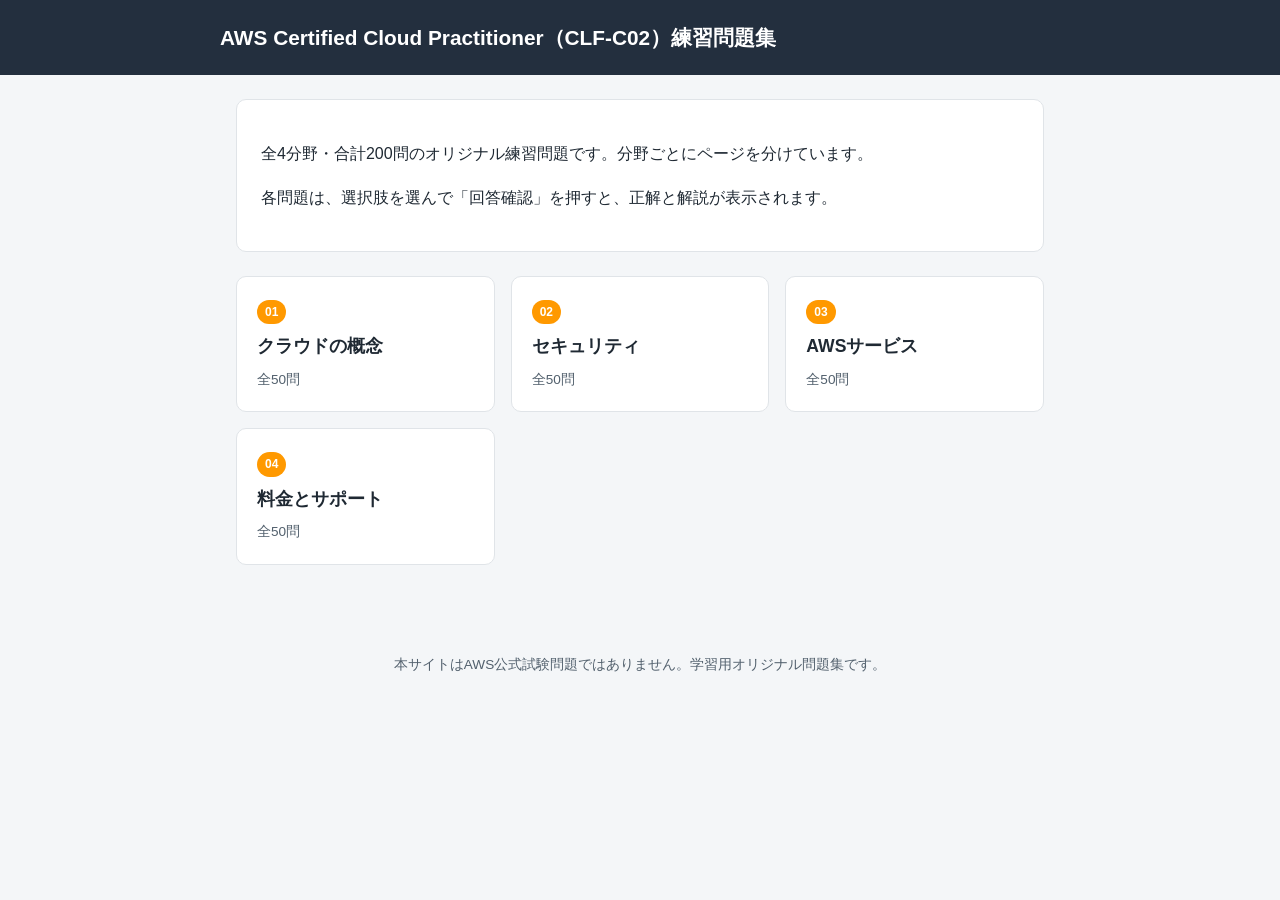
<file: publish/index.html>
<!DOCTYPE html>
<html lang="ja">
<head>
<meta charset="UTF-8">
<meta name="viewport" content="width=device-width, initial-scale=1.0">
<title>AWS CLF-C02 練習問題集</title>
<link rel="stylesheet" href="assets/css/style.css">
</head>
<body>

<header class="site-header">
  <div class="header-inner">
    <h1>AWS Certified Cloud Practitioner（CLF-C02）練習問題集</h1>
  </div>
</header>

<main>
  <div class="intro-card">
    <p>全4分野・合計200問のオリジナル練習問題です。分野ごとにページを分けています。</p>
    <p>各問題は、選択肢を選んで「回答確認」を押すと、正解と解説が表示されます。</p>
  </div>

  <div class="section-grid">
    <a class="section-card" href="page01.html">
      <span class="section-no">01</span>
      <h2>クラウドの概念</h2>
      <p>全50問</p>
    </a>

    <a class="section-card" href="page02.html">
      <span class="section-no">02</span>
      <h2>セキュリティ</h2>
      <p>全50問</p>
    </a>

    <a class="section-card" href="page03.html">
      <span class="section-no">03</span>
      <h2>AWSサービス</h2>
      <p>全50問</p>
    </a>

    <a class="section-card" href="page04.html">
      <span class="section-no">04</span>
      <h2>料金とサポート</h2>
      <p>全50問</p>
    </a>
  </div>
</main>

<footer class="site-footer">
  本サイトはAWS公式試験問題ではありません。学習用オリジナル問題集です。
</footer>

</body>
</html>
</file>
<file: publish/assets/css/style.css>
:root {
  --color-bg: #f4f6f8;
  --color-surface: #ffffff;
  --color-border: #e0e4e8;
  --color-text: #1f2933;
  --color-text-sub: #52606d;
  --color-primary: #ff9900;
  --color-primary-dark: #cc7a00;
  --color-correct: #1b8a3f;
  --color-correct-bg: #e6f7ec;
  --color-incorrect: #d0342c;
  --color-incorrect-bg: #fdecea;
  --radius: 10px;
  --max-width: 840px;
}

* {
  box-sizing: border-box;
}

body {
  margin: 0;
  font-family: "Hiragino Kaku Gothic ProN", "Yu Gothic", "Meiryo", sans-serif;
  background: var(--color-bg);
  color: var(--color-text);
  line-height: 1.7;
}

a {
  color: var(--color-primary-dark);
  text-decoration: none;
}
a:hover {
  text-decoration: underline;
}

header.site-header {
  background: #232f3e;
  color: #fff;
  padding: 20px 16px;
}

header.site-header .header-inner {
  max-width: var(--max-width);
  margin: 0 auto;
  display: flex;
  justify-content: space-between;
  align-items: center;
  gap: 12px;
  flex-wrap: wrap;
}

header.site-header h1 {
  font-size: 1.3rem;
  margin: 0;
}

header.site-header .breadcrumb {
  font-size: 0.85rem;
  color: #d5d9de;
}

header.site-header .breadcrumb a {
  color: #ffd28c;
}

main {
  max-width: var(--max-width);
  margin: 0 auto;
  padding: 24px 16px 64px;
}

footer.site-footer {
  text-align: center;
  padding: 24px 16px;
  color: var(--color-text-sub);
  font-size: 0.85rem;
}

/* ===== index page ===== */
.intro-card {
  background: var(--color-surface);
  border: 1px solid var(--color-border);
  border-radius: var(--radius);
  padding: 24px;
  margin-bottom: 24px;
}

.section-grid {
  display: grid;
  grid-template-columns: repeat(auto-fill, minmax(220px, 1fr));
  gap: 16px;
}

.section-card {
  display: block;
  background: var(--color-surface);
  border: 1px solid var(--color-border);
  border-radius: var(--radius);
  padding: 20px;
  transition: box-shadow 0.15s ease, transform 0.15s ease;
}

.section-card:hover {
  box-shadow: 0 4px 14px rgba(0, 0, 0, 0.08);
  transform: translateY(-2px);
  text-decoration: none;
}

.section-card .section-no {
  display: inline-block;
  background: var(--color-primary);
  color: #fff;
  font-weight: bold;
  font-size: 0.75rem;
  padding: 2px 8px;
  border-radius: 999px;
  margin-bottom: 8px;
}

.section-card h2 {
  margin: 0 0 6px;
  font-size: 1.1rem;
  color: var(--color-text);
}

.section-card p {
  margin: 0;
  font-size: 0.85rem;
  color: var(--color-text-sub);
}

.section-card.disabled {
  opacity: 0.55;
  pointer-events: none;
}

.section-card .status {
  display: inline-block;
  margin-top: 10px;
  font-size: 0.75rem;
  color: var(--color-text-sub);
  border: 1px dashed var(--color-border);
  padding: 2px 8px;
  border-radius: 999px;
}

/* ===== quiz page ===== */
.progress-bar-wrap {
  position: sticky;
  top: 0;
  background: var(--color-bg);
  padding: 10px 0;
  z-index: 5;
}

.progress-summary {
  display: flex;
  justify-content: space-between;
  font-size: 0.85rem;
  color: var(--color-text-sub);
  margin-bottom: 6px;
}

.progress-bar {
  height: 8px;
  background: var(--color-border);
  border-radius: 999px;
  overflow: hidden;
}

.progress-bar-fill {
  height: 100%;
  background: var(--color-primary);
  width: 0%;
  transition: width 0.2s ease;
}

.question-card {
  background: var(--color-surface);
  border: 1px solid var(--color-border);
  border-radius: var(--radius);
  padding: 20px;
  margin: 16px 0;
  scroll-margin-top: 70px;
}

.question-card .q-number {
  display: inline-block;
  font-weight: bold;
  color: var(--color-primary-dark);
  background: #fff4e5;
  padding: 3px 10px;
  border-radius: 999px;
  font-size: 0.85rem;
  margin-bottom: 10px;
}

.question-card .q-text {
  font-weight: bold;
  margin-bottom: 14px;
}

.choice-list {
  list-style: none;
  margin: 0 0 16px;
  padding: 0;
  display: flex;
  flex-direction: column;
  gap: 8px;
}

.choice-item label {
  display: flex;
  align-items: flex-start;
  gap: 10px;
  padding: 10px 12px;
  border: 1px solid var(--color-border);
  border-radius: 8px;
  cursor: pointer;
  transition: border-color 0.15s ease, background 0.15s ease;
}

.choice-item label:hover {
  border-color: var(--color-primary);
}

.choice-item input {
  margin-top: 4px;
  flex-shrink: 0;
}

.choice-item.is-correct label {
  border-color: var(--color-correct);
  background: var(--color-correct-bg);
}

.choice-item.is-incorrect-selected label {
  border-color: var(--color-incorrect);
  background: var(--color-incorrect-bg);
}

.check-btn {
  background: var(--color-primary);
  color: #fff;
  border: none;
  border-radius: 6px;
  padding: 10px 20px;
  font-size: 0.95rem;
  font-weight: bold;
  cursor: pointer;
  transition: background 0.15s ease;
}

.check-btn:hover:not(:disabled) {
  background: var(--color-primary-dark);
}

.check-btn:disabled {
  background: #c7cdd3;
  cursor: not-allowed;
}

.result-badge {
  display: inline-block;
  font-weight: bold;
  padding: 4px 12px;
  border-radius: 999px;
  font-size: 0.85rem;
  margin-left: 10px;
}

.result-badge.correct {
  background: var(--color-correct-bg);
  color: var(--color-correct);
}

.result-badge.incorrect {
  background: var(--color-incorrect-bg);
  color: var(--color-incorrect);
}

.answer-panel {
  display: none;
  margin-top: 18px;
  padding-top: 16px;
  border-top: 1px dashed var(--color-border);
}

.answer-panel.is-open {
  display: block;
}

.answer-panel h3 {
  font-size: 0.95rem;
  margin: 0 0 8px;
  color: var(--color-text);
}

.answer-panel .explanation p {
  margin: 0 0 10px;
}

.answer-panel .correct-box {
  background: var(--color-correct-bg);
  border: 1px solid var(--color-correct);
  border-radius: 8px;
  padding: 12px 14px;
  margin-bottom: 12px;
}

.answer-panel .correct-box p {
  margin: 0 0 6px;
}

.incorrect-item {
  padding: 10px 0;
  border-bottom: 1px solid var(--color-border);
}
.incorrect-item:last-child {
  border-bottom: none;
}
.incorrect-item p {
  margin: 0 0 4px;
}

.points-box {
  background: #f4f6f8;
  border-radius: 8px;
  padding: 12px 14px;
  margin-top: 12px;
}

.points-box ul {
  margin: 0;
  padding-left: 1.2em;
}

/* 分野間の移動リンク */
.section-nav {
  display: flex;
  flex-wrap: wrap;
  gap: 8px;
  align-items: center;
  margin-bottom: 16px;
}

.section-nav .nav-label {
  font-size: 0.8rem;
  color: var(--color-text-sub);
  margin-right: 4px;
}

.section-nav a,
.section-nav span.current {
  font-size: 0.85rem;
  padding: 6px 12px;
  border-radius: 999px;
  border: 1px solid var(--color-border);
  background: var(--color-surface);
  white-space: nowrap;
}

.section-nav a:hover {
  border-color: var(--color-primary);
  text-decoration: none;
}

.section-nav span.current {
  background: var(--color-primary);
  border-color: var(--color-primary);
  color: #fff;
  font-weight: bold;
}

.page-nav {
  display: flex;
  justify-content: space-between;
  align-items: center;
  margin-top: 32px;
  gap: 12px;
  flex-wrap: wrap;
}

.page-nav .btn {
  display: inline-block;
  border: 1px solid var(--color-border);
  background: var(--color-surface);
  padding: 8px 16px;
  border-radius: 6px;
  font-size: 0.9rem;
}

.page-nav .btn:hover {
  border-color: var(--color-primary);
  text-decoration: none;
}

.reset-bar {
  text-align: right;
  margin-bottom: 8px;
}

.reset-bar button {
  background: none;
  border: 1px solid var(--color-border);
  border-radius: 6px;
  padding: 6px 12px;
  font-size: 0.8rem;
  color: var(--color-text-sub);
  cursor: pointer;
}

.reset-bar button:hover {
  border-color: var(--color-incorrect);
  color: var(--color-incorrect);
}
</file>
